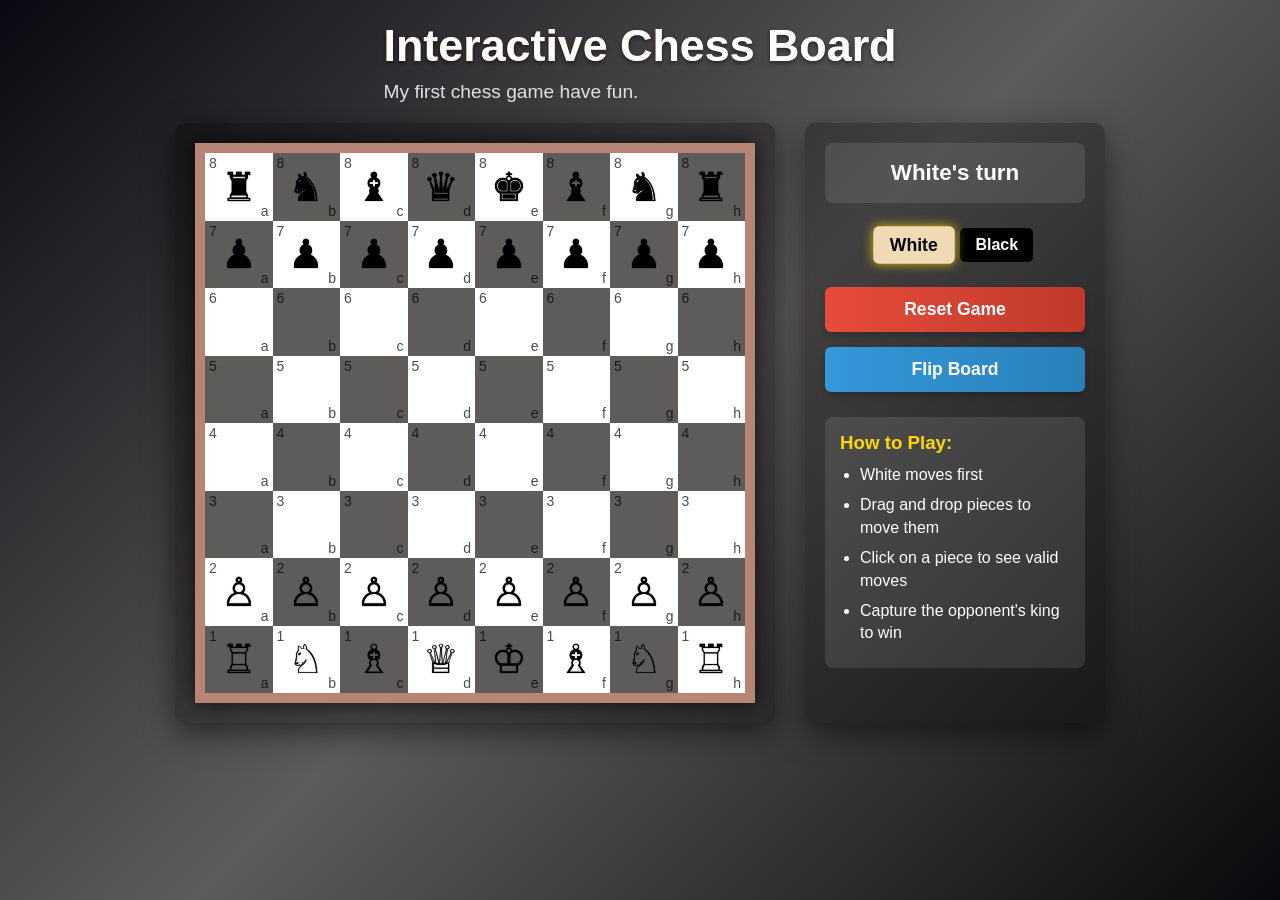
<file: line/index.html>
<!DOCTYPE html>
<html lang="en">
<head>
    <meta charset="UTF-8">
    <meta name="viewport" content="width=device-width, initial-scale=1.0">
    <link href="mychess.css" rel="stylesheet">
    <title>Gray's Chess Board</title>
    <style src="">
       
    </style >
</head>
<body>
    <div class="header">
        <h1>Interactive Chess Board</h1>
        <p class="subtitle">My first chess game have fun.</p>
    </div>
    
    <div class="game-container">
        <div class="board-container">
            <div class="chess-board" id="chessBoard"></div>
        </div>
        
        <div class="controls">
            <div class="status" id="status">White's turn</div>
            
            <div class="turn-indicator">
                <div class="turn-white current-turn" id="whiteIndicator">White</div>
                <div class="turn-black" id="blackIndicator">Black</div>
            </div>
            
            <button class="btn btn-reset" id="resetBtn">Reset Game</button>
            <button class="btn btn-flip" id="flipBtn">Flip Board</button>
            
            <div class="rules">
                <h3>How to Play:</h3>
                <ul>
                    <li>White moves first</li>
                    <li>Drag and drop pieces to move them</li>
                    <li>Click on a piece to see valid moves</li>
                    <li>Capture the opponent's king to win</li>
                </ul>
            </div>
        </div>
    </div>

    <script>
        document.addEventListener('DOMContentLoaded', () => {
            const board = document.getElementById('chessBoard');
            const statusDisplay = document.getElementById('status');
            const resetBtn = document.getElementById('resetBtn');
            const flipBtn = document.getElementById('flipBtn');
            const whiteIndicator = document.getElementById('whiteIndicator');
            const blackIndicator = document.getElementById('blackIndicator');
            
            // Chess pieces Unicode
            const pieces = {
                'wp': '♙', 'wr': '♖', 'wn': '♘', 'wb': '♗', 'wq': '♕', 'wk': '♔',
                'bp': '♟', 'br': '♜', 'bn': '♞', 'bb': '♝', 'bq': '♛', 'bk': '♚'
            };
            
            // Initial board setup
            const initialBoard = [
                ['br', 'bn', 'bb', 'bq', 'bk', 'bb', 'bn', 'br'],
                ['bp', 'bp', 'bp', 'bp', 'bp', 'bp', 'bp', 'bp'],
                ['', '', '', '', '', '', '', ''],
                ['', '', '', '', '', '', '', ''],
                ['', '', '', '', '', '', '', ''],
                ['', '', '', '', '', '', '', ''],
                ['wp', 'wp', 'wp', 'wp', 'wp', 'wp', 'wp', 'wp'],
                ['wr', 'wn', 'wb', 'wq', 'wk', 'wb', 'wn', 'wr']
            ];
            
            let gameBoard = JSON.parse(JSON.stringify(initialBoard));
            let currentPlayer = 'w'; // 'w' for white, 'b' for black
            let selectedPiece = null;
            let validMoves = [];
            let boardFlipped = false;
            
            // Create the chess board
            function createBoard() {
                board.innerHTML = '';
                
                for (let row = 0; row < 8; row++) {
                    for (let col = 0; col < 8; col++) {
                        const square = document.createElement('div');
                        square.classList.add('square');
                        square.classList.add((row + col) % 2 === 0 ? 'light' : 'dark');
                        square.dataset.row = row;
                        square.dataset.col = col;
                        
                        // Add coordinates
                        const fileCoord = document.createElement('div');
                        fileCoord.classList.add('coordinates', 'file-coord');
                        fileCoord.textContent = String.fromCharCode(97 + col); // a-h
                        square.appendChild(fileCoord);
                        
                        const rankCoord = document.createElement('div');
                        rankCoord.classList.add('coordinates', 'rank-coord');
                        rankCoord.textContent = 8 - row; // 8-1
                        square.appendChild(rankCoord);
                        
                        // Add piece if exists
                        const pieceCode = boardFlipped ? 
                            gameBoard[7 - row][7 - col] : 
                            gameBoard[row][col];
                        
                        if (pieceCode) {
                            const piece = document.createElement('div');
                            piece.classList.add('piece');
                            piece.textContent = pieces[pieceCode];
                            piece.dataset.piece = pieceCode;
                            piece.draggable = true;
                            
                            // Add drag events
                            piece.addEventListener('dragstart', handleDragStart);
                            piece.addEventListener('dragend', handleDragEnd);
                            
                            square.appendChild(piece);
                        }
                        
                        // Add click event for selecting pieces
                        square.addEventListener('click', () => handleSquareClick(row, col));
                        
                        // Add drag events for dropping
                        square.addEventListener('dragover', handleDragOver);
                        square.addEventListener('drop', handleDrop);
                        
                        board.appendChild(square);
                    }
                }
            }
            
            // Handle square click
            function handleSquareClick(row, col) {
                const square = getSquareElement(row, col);
                const piece = gameBoard[boardFlipped ? 7 - row : row][boardFlipped ? 7 - col : col];
                
                // If a piece is already selected
                if (selectedPiece) {
                    const [selectedRow, selectedCol] = selectedPiece;
                    
                    // Check if this is a valid move
                    const isValidMove = validMoves.some(move => 
                        move[0] === (boardFlipped ? 7 - row : row) && 
                        move[1] === (boardFlipped ? 7 - col : col)
                    );
                    
                    if (isValidMove) {
                        movePiece(selectedRow, selectedCol, 
                                  boardFlipped ? 7 - row : row, 
                                  boardFlipped ? 7 - col : col);
                        clearSelection();
                        return;
                    }
                    
                    // If clicking on another piece of the same color
                    if (piece && piece[0] === currentPlayer) {
                        selectPiece(row, col);
                        return;
                    }
                    
                    // Deselect if clicking elsewhere
                    clearSelection();
                    return;
                }
                
                // Select a piece if it belongs to the current player
                if (piece && piece[0] === currentPlayer) {
                    selectPiece(row, col);
                }
            }
            
            // Select a piece and show valid moves
            function selectPiece(row, col) {
                selectedPiece = [boardFlipped ? 7 - row : row, boardFlipped ? 7 - col : col];
                
                // Highlight selected square
                const square = getSquareElement(row, col);
                square.classList.add('selected');
                
                // Calculate and highlight valid moves
                const piece = gameBoard[boardFlipped ? 7 - row : row][boardFlipped ? 7 - col : col];
                validMoves = calculateValidMoves(
                    boardFlipped ? 7 - row : row, 
                    boardFlipped ? 7 - col : col, 
                    piece
                );
                
                validMoves.forEach(([r, c]) => {
                    const moveSquare = getSquareElement(
                        boardFlipped ? 7 - r : r, 
                        boardFlipped ? 7 - c : c
                    );
                    
                    const targetPiece = gameBoard[r][c];
                    if (targetPiece) {
                        moveSquare.classList.add('valid-capture');
                    } else {
                        moveSquare.classList.add('valid-move');
                    }
                });
            }
            
            // Clear selection and valid move highlights
            function clearSelection() {
                if (!selectedPiece) return;
                
                // Remove highlights
                document.querySelectorAll('.square').forEach(sq => {
                    sq.classList.remove('selected', 'valid-move', 'valid-capture');
                });
                
                selectedPiece = null;
                validMoves = [];
            }
            
            // Calculate valid moves for a piece (simplified)
            function calculateValidMoves(row, col, piece) {
                const moves = [];
                const pieceType = piece[1];
                const color = piece[0];
                
                // Simplified movement rules
                switch (pieceType) {
                    case 'p': // Pawn
                        const direction = color === 'w' ? -1 : 1;
                        // Move forward
                        if (isValidPosition(row + direction, col) && 
                            !gameBoard[row + direction][col]) {
                            moves.push([row + direction, col]);
                            
                            // Initial double move
                            if ((color === 'w' && row === 6) || (color === 'b' && row === 1)) {
                                if (!gameBoard[row + 2 * direction][col]) {
                                    moves.push([row + 2 * direction, col]);
                                }
                            }
                        }
                        
                        // Captures
                        for (const offset of [-1, 1]) {
                            if (isValidPosition(row + direction, col + offset) &&
                                gameBoard[row + direction][col + offset] &&
                                gameBoard[row + direction][col + offset][0] !== color) {
                                moves.push([row + direction, col + offset]);
                            }
                        }
                        break;
                        
                    case 'r': // Rook
                        // Horizontal and vertical moves
                        for (const [dr, dc] of [[-1, 0], [1, 0], [0, -1], [0, 1]]) {
                            let r = row + dr;
                            let c = col + dc;
                            while (isValidPosition(r, c)) {
                                if (!gameBoard[r][c]) {
                                    moves.push([r, c]);
                                } else {
                                    if (gameBoard[r][c][0] !== color) {
                                        moves.push([r, c]);
                                    }
                                    break;
                                }
                                r += dr;
                                c += dc;
                            }
                        }
                        break;
                        
                    case 'n': // Knight
                        for (const [dr, dc] of [[-2, -1], [-2, 1], [-1, -2], [-1, 2], 
                                              [1, -2], [1, 2], [2, -1], [2, 1]]) {
                            const r = row + dr;
                            const c = col + dc;
                            if (isValidPosition(r, c) && 
                                (!gameBoard[r][c] || gameBoard[r][c][0] !== color)) {
                                moves.push([r, c]);
                            }
                        }
                        break;
                        
                    case 'b': // Bishop
                        // Diagonal moves
                        for (const [dr, dc] of [[-1, -1], [-1, 1], [1, -1], [1, 1]]) {
                            let r = row + dr;
                            let c = col + dc;
                            while (isValidPosition(r, c)) {
                                if (!gameBoard[r][c]) {
                                    moves.push([r, c]);
                                } else {
                                    if (gameBoard[r][c][0] !== color) {
                                        moves.push([r, c]);
                                    }
                                    break;
                                }
                                r += dr;
                                c += dc;
                            }
                        }
                        break;
                        
                    case 'q': // Queen
                        // Combination of rook and bishop
                        for (const [dr, dc] of [[-1, 0], [1, 0], [0, -1], [0, 1], 
                                              [-1, -1], [-1, 1], [1, -1], [1, 1]]) {
                            let r = row + dr;
                            let c = col + dc;
                            while (isValidPosition(r, c)) {
                                if (!gameBoard[r][c]) {
                                    moves.push([r, c]);
                                } else {
                                    if (gameBoard[r][c][0] !== color) {
                                        moves.push([r, c]);
                                    }
                                    break;
                                }
                                r += dr;
                                c += dc;
                            }
                        }
                        break;
                        
                    case 'k': // King
                        for (const [dr, dc] of [[-1, -1], [-1, 0], [-1, 1], [0, -1], 
                                              [0, 1], [1, -1], [1, 0], [1, 1]]) {
                            const r = row + dr;
                            const c = col + dc;
                            if (isValidPosition(r, c) && 
                                (!gameBoard[r][c] || gameBoard[r][c][0] !== color)) {
                                moves.push([r, c]);
                            }
                        }
                        break;
                }
                
                return moves;
            }
            
            // Helper to check if position is valid
            function isValidPosition(row, col) {
                return row >= 0 && row < 8 && col >= 0 && col < 8;
            }
            
            // Get square element by logical position
            function getSquareElement(row, col) {
                return document.querySelector(`.square[data-row="${row}"][data-col="${col}"]`);
            }
            
            // Move a piece
            function movePiece(fromRow, fromCol, toRow, toCol) {
                // Update game board
                gameBoard[toRow][toCol] = gameBoard[fromRow][fromCol];
                gameBoard[fromRow][fromCol] = '';
                
                // Check for pawn promotion
                if (gameBoard[toRow][toCol][1] === 'p' && 
                    (toRow === 0 || toRow === 7)) {
                    gameBoard[toRow][toCol] = gameBoard[toRow][toCol][0] + 'q';
                }
                
                // Switch player
                currentPlayer = currentPlayer === 'w' ? 'b' : 'w';
                updateStatus();
                
                // Re-render board
                createBoard();
            }
            
            // Update game status display
            function updateStatus() {
                statusDisplay.textContent = `${currentPlayer === 'w' ? 'White' : 'Black'}'s turn`;
                
                // Update turn indicator
                if (currentPlayer === 'w') {
                    whiteIndicator.classList.add('current-turn');
                    blackIndicator.classList.remove('current-turn');
                } else {
                    whiteIndicator.classList.remove('current-turn');
                    blackIndicator.classList.add('current-turn');
                }
            }
            
            // Drag and drop handlers
            let draggedPiece = null;
            
            function handleDragStart(e) {
                draggedPiece = e.target;
                const row = parseInt(draggedPiece.parentElement.dataset.row);
                const col = parseInt(draggedPiece.parentElement.dataset.col);
                
                // Only allow dragging own pieces
                if (gameBoard[boardFlipped ? 7 - row : row][boardFlipped ? 7 - col : col][0] !== currentPlayer) {
                    e.preventDefault();
                    return;
                }
                
                selectPiece(row, col);
            }
            
            function handleDragOver(e) {
                e.preventDefault();
            }
            
            function handleDrop(e) {
                e.preventDefault();
                
                if (!selectedPiece) return;
                
                const row = parseInt(e.target.dataset.row);
                const col = parseInt(e.target.dataset.col);
                
                // Check if this is a valid move
                const isValidMove = validMoves.some(move => 
                    move[0] === (boardFlipped ? 7 - row : row) && 
                    move[1] === (boardFlipped ? 7 - col : col)
                );
                
                if (isValidMove) {
                    movePiece(selectedPiece[0], selectedPiece[1], 
                              boardFlipped ? 7 - row : row, 
                              boardFlipped ? 7 - col : col);
                }
                
                clearSelection();
                draggedPiece = null;
            }
            
            function handleDragEnd() {
                clearSelection();
            }
            
            // Reset the game
            function resetGame() {
                gameBoard = JSON.parse(JSON.stringify(initialBoard));
                currentPlayer = 'w';
                selectedPiece = null;
                validMoves = [];
                updateStatus();
                createBoard();
            }
            
            // Flip the board
            function flipBoard() {
                boardFlipped = !boardFlipped;
                createBoard();
            }
            
            // Event listeners
            resetBtn.addEventListener('click', resetGame);
            flipBtn.addEventListener('click', flipBoard);
            
            // Initialize the game
            createBoard();
            updateStatus();
        });
    </script>
</body>
</html>
</file>
<file: line/mychess.css>
* {
            margin: 0;
            padding: 0;
            box-sizing: border-box;
        }
        
        body {
            font-family: 'Segoe UI', Tahoma, Geneva, Verdana, sans-serif;
            background: linear-gradient(135deg, #090a11, #5e5b5bff, #08090c);
            min-height: 100vh;
            display: flex;
            flex-direction: column;
            align-items: center;
            padding: 20px;
            color: #fff;
        }
        [data-peice]
        .header {
            text-align: center;
            margin-bottom: 20px;
            width: 100%;
            max-width: 800px;
        }
        
        h1 {
            font-size: 2.8rem;
            margin-bottom: 10px;
            text-shadow: 0 2px 4px rgba(0, 0, 0, 0.5);
            background: linear-gradient(to right, #ff2600, #ffffff);
            background-clip: text;
            
            /* -webkit-text-fill-color: transparent; */
        }
        
        .subtitle {
            font-size: 1.2rem;
            margin-bottom: 20px;
            color: #e0e0e0;
        }
        
        .game-container {
            display: flex;
            flex-wrap: wrap;
            justify-content: center;
            gap: 30px;
            max-width: 1200px;
            width: 100%;
        }
        
        .board-container {
            background: rgba(0, 0, 0, 0.3);
            border-radius: 10px;
            padding: 20px;
            box-shadow: 0 10px 30px rgba(0, 0, 0, 0.5);
        }
        
        .chess-board {
            display: grid;
            grid-template-columns: repeat(8, 1fr);
            grid-template-rows: repeat(8, 1fr);
            width: 560px;
            height: 560px;
            border: 10px solid hsla(14, 31%, 59%, 1.00);
            box-shadow: 0 0 20px rgba(0, 0, 0, 0.7);
        }
        
        .square {
            display: flex;
            justify-content: center;
            align-items: center;
            font-size: 40px;
            cursor: pointer;
            position: relative;
            transition: all 0.2s ease;
        }
        
        .light {
            background-color:white;
        }
        
        .dark {
            background-color:#5e5b5bff;
        }
        
        .square.selected {
            background-color: #aec6cf;
            box-shadow: inset 0 0 10px rgba(0, 0, 0, 0.5);
        }
        
        .square.valid-move::after {
            content: "";
            position: absolute;
            width: 25px;
            height: 25px;
            background-color: rgba(0, 128, 0, 0.5);
            border-radius: 50%;
            z-index: 1;
        }
        
        .square.valid-capture {
            box-shadow: inset 0 0 15px rgba(255, 0, 0, 0.5);
        }
        
        .coordinates {
            position: absolute;
            font-size: 14px;
            color: rgba(0, 0, 0, 0.7);
            z-index: 2;
        }
        
        .file-coord {
            bottom: 2px;
            right: 4px;
        }
        
        .rank-coord {
            top: 2px;
            left: 4px;
        }
        
        .controls {
            background: rgba(0, 0, 0, 0.3);
            border-radius: 10px;
            padding: 20px;
            width: 300px;
            display: flex;
            flex-direction: column;
            gap: 15px;
            box-shadow: 0 10px 30px rgba(0, 0, 0, 0.5);
        }
        
        .status {
            background: rgba(255, 255, 255, 0.1);
            border-radius: 8px;
            padding: 15px;
            text-align: center;
            font-size: 1.4rem;
            font-weight: bold;
            min-height: 60px;
            display: flex;
            align-items: center;
            justify-content: center;
        }
        
        .turn-indicator {
            display: flex;
            justify-content: center;
            align-items: center;
            gap: 10px;
            margin: 10px 0;
        }
        
        .turn-white, .turn-black {
            padding: 8px 15px;
            border-radius: 5px;
            font-weight: bold;
        }
        
        .turn-white {
            background: #f0d9b5;
            color: #000;
        }
        
        .turn-black {
            background: #000000;
            color: #fff;
        }
        
        .current-turn {
            transform: scale(1.1);
            box-shadow: 0 0 10px rgba(255, 215, 0, 0.8);
        }
        
        .btn {
            padding: 12px 20px;
            border: none;
            border-radius: 6px;
            font-size: 1.1rem;
            font-weight: bold;
            cursor: pointer;
            transition: all 0.3s ease;
            background: linear-gradient(to right, #ff9a00, #ff6600);
            color: white;
            box-shadow: 0 4px 6px rgba(0, 0, 0, 0.2);
        }
        
        .btn:hover {
            transform: translateY(-3px);
            box-shadow: 0 6px 8px rgba(0, 0, 0, 0.3);
        }
        
        .btn:active {
            transform: translateY(1px);
        }
        
        .btn-reset {
            background: linear-gradient(to right, #e74c3c, #c0392b);
        }
        
        .btn-flip {
            background: linear-gradient(to right, #3498db, #2980b9);
        }
        
        .rules {
            background: rgba(255, 255, 255, 0.1);
            border-radius: 8px;
            padding: 15px;
            margin-top: 10px;
        }
        
        .rules h3 {
            margin-bottom: 10px;
            color: #ffd700;
        }
        
        .rules ul {
            padding-left: 20px;
        }
        
        .rules li {
            margin-bottom: 8px;
            line-height: 1.4;
        }
        
        .piece {
            width: 100%;
            height: 100%;
            display: flex;
            justify-content: center;
            align-items: center;
            cursor: grab;
            user-select: none;
            z-index: 2;
            color: #000;
            text-shadow: 0 0 1px;
            ;
        }
        
        .piece:active {
            cursor: grabbing;
        }
        
        @media (max-width: 900px) {
            .game-container {
                flex-direction: column;
                align-items: center;
            }
            
            .chess-board {
                width: 90vw;
                height: 90vw;
                max-width: 500px;
                max-height: 500px;
            }
            
            .controls {
                width: 90vw;
                max-width: 500px;
            }
        }
</file>
